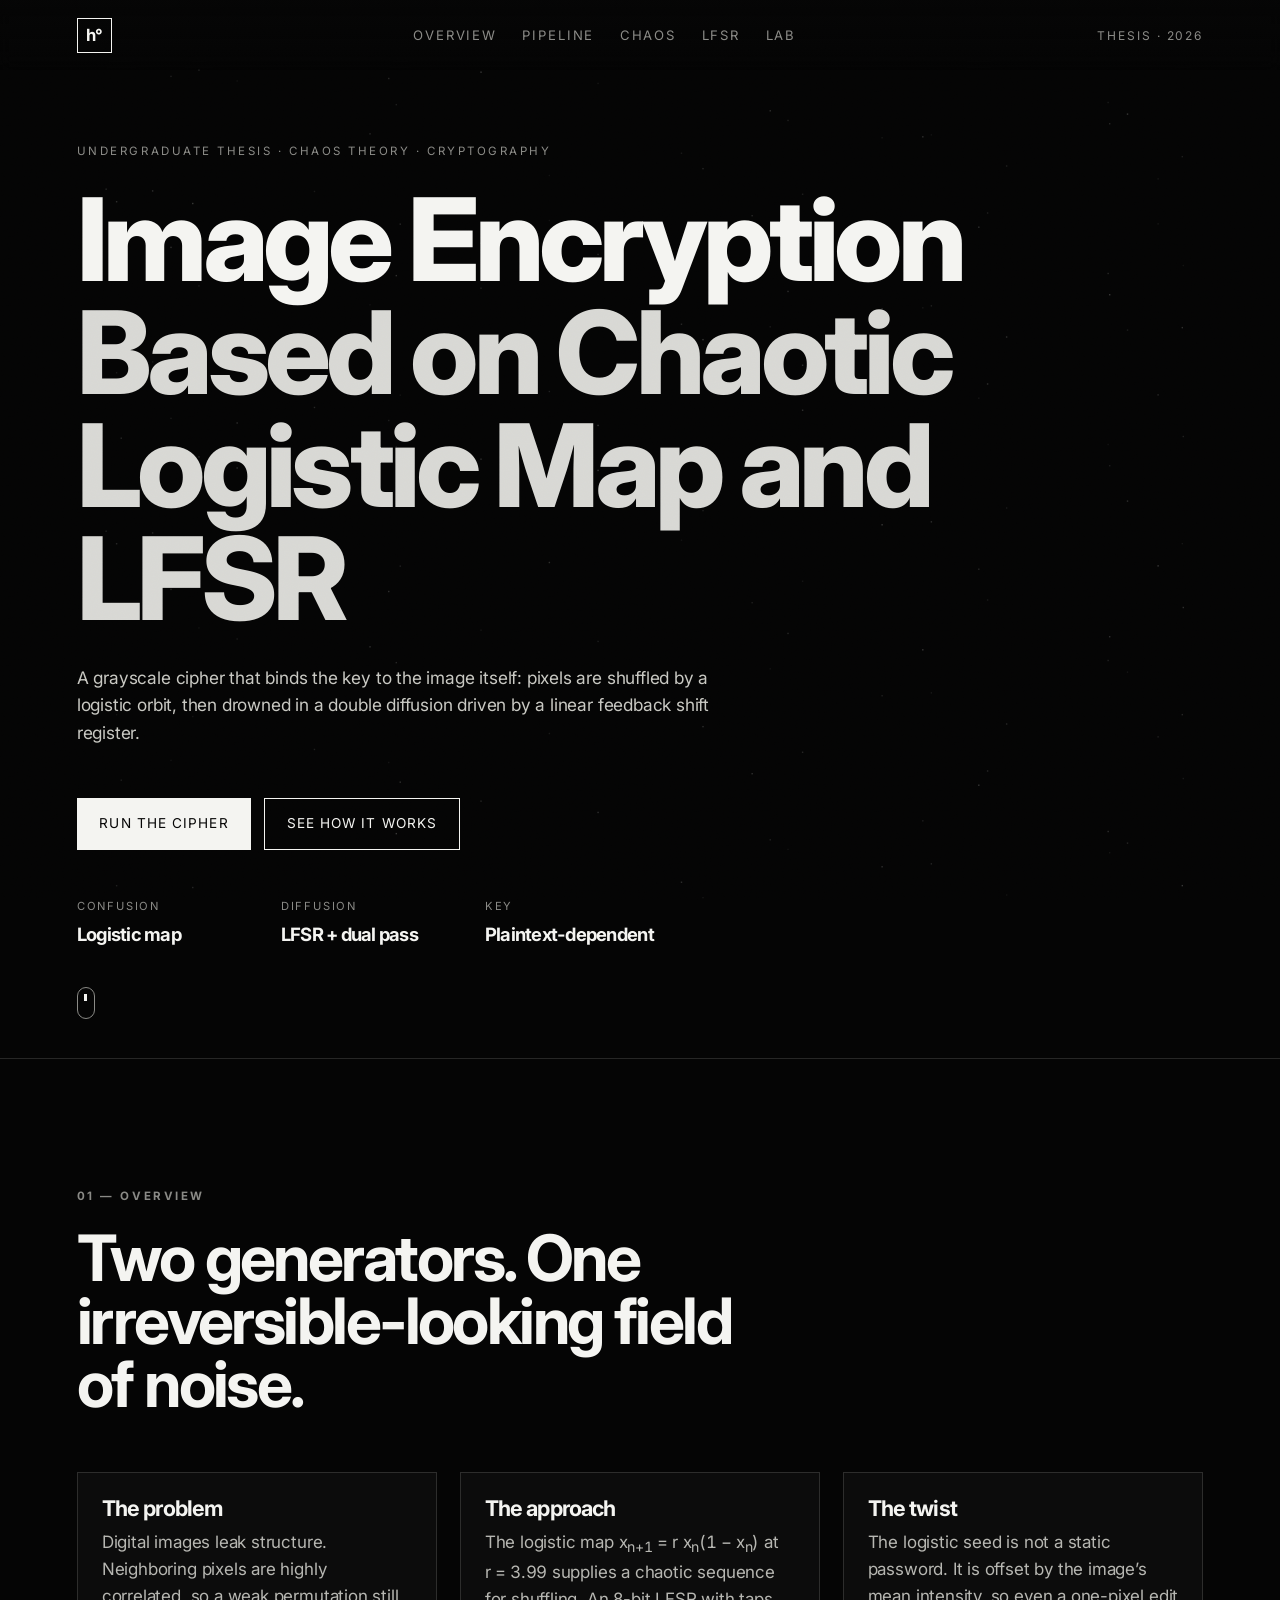
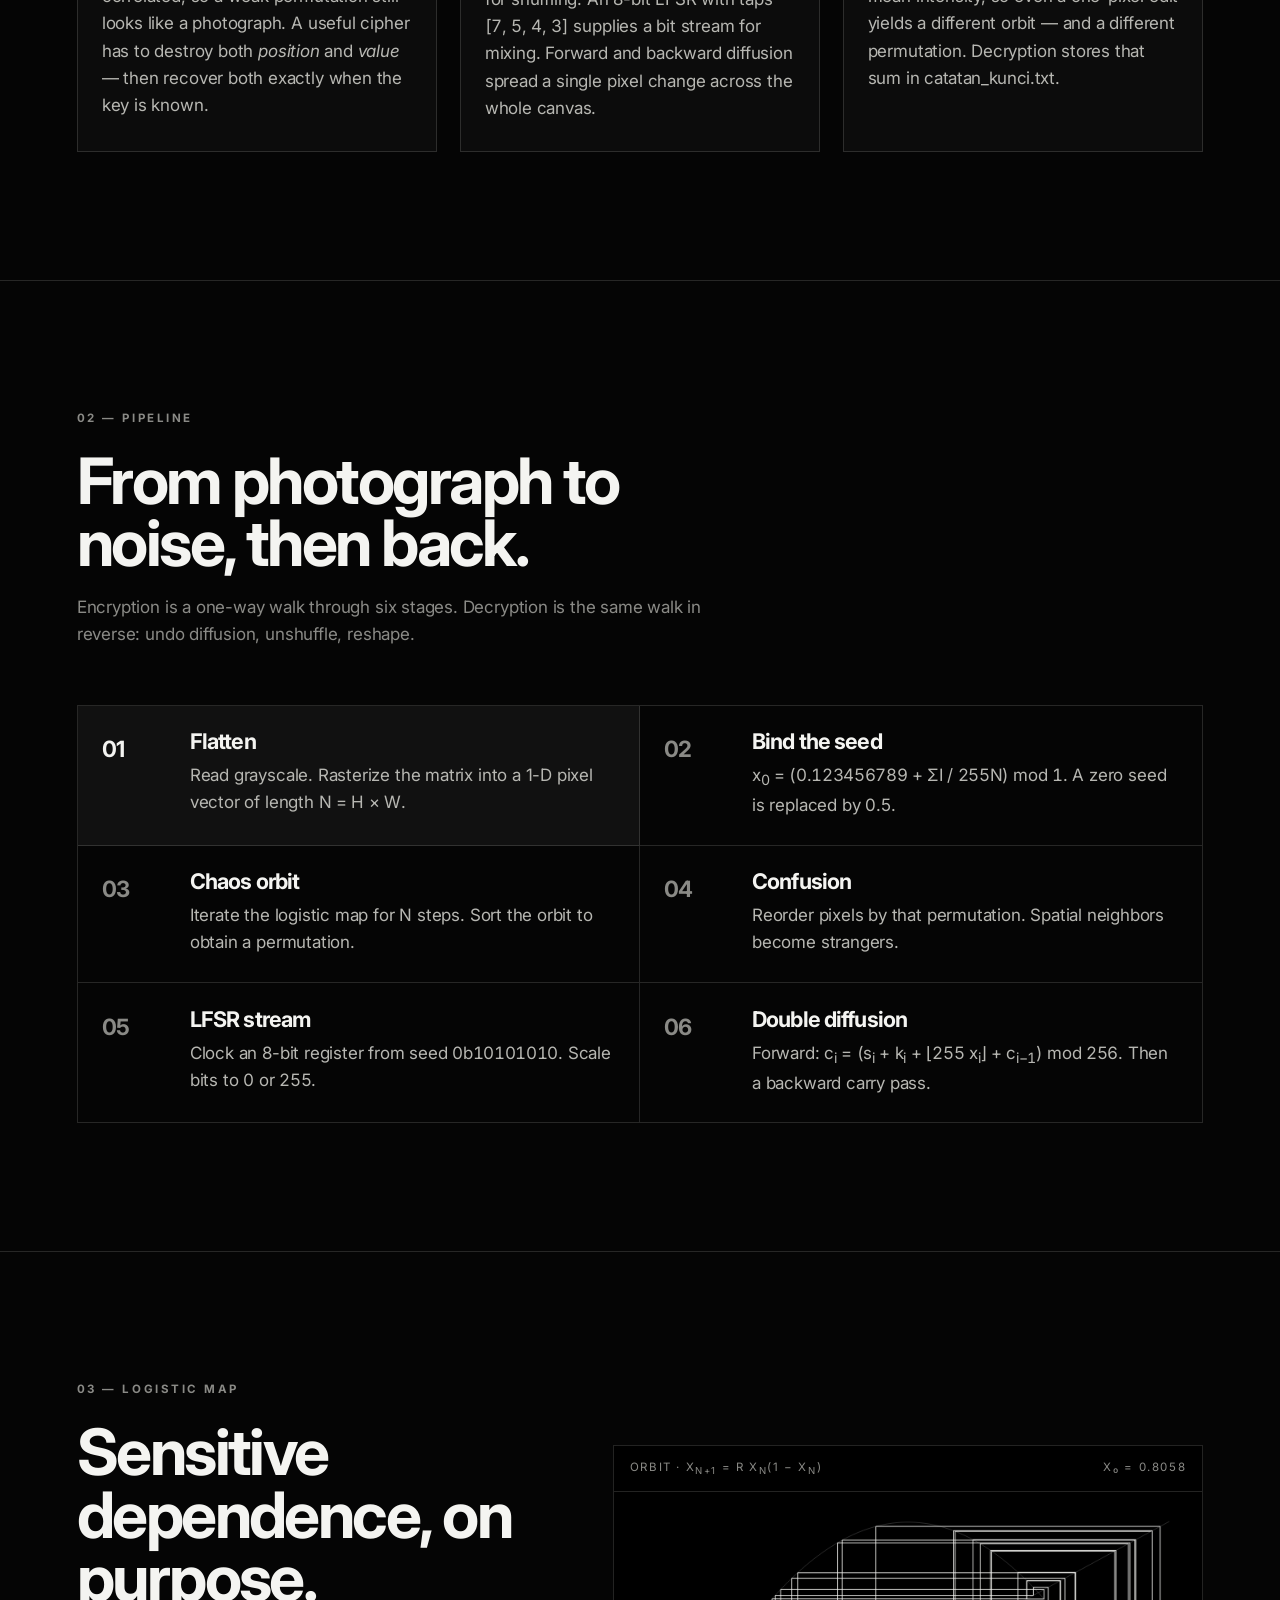
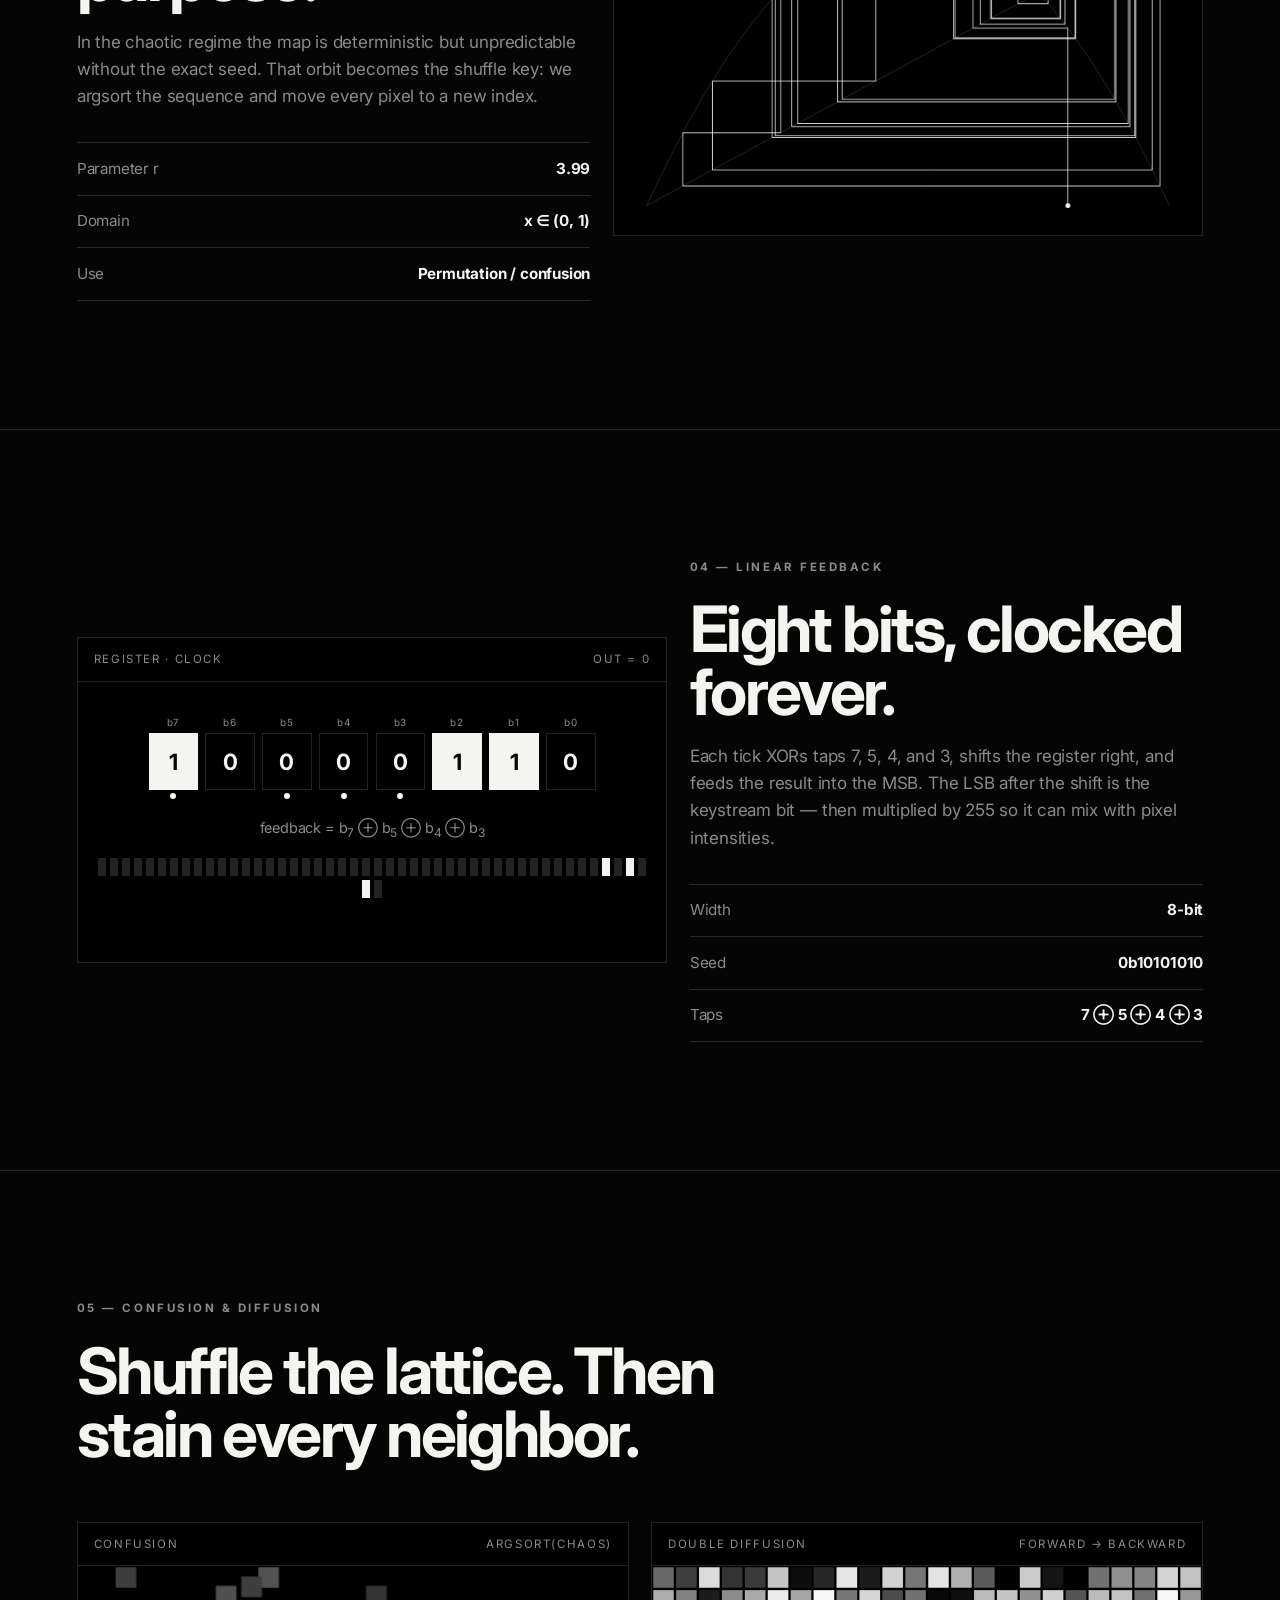
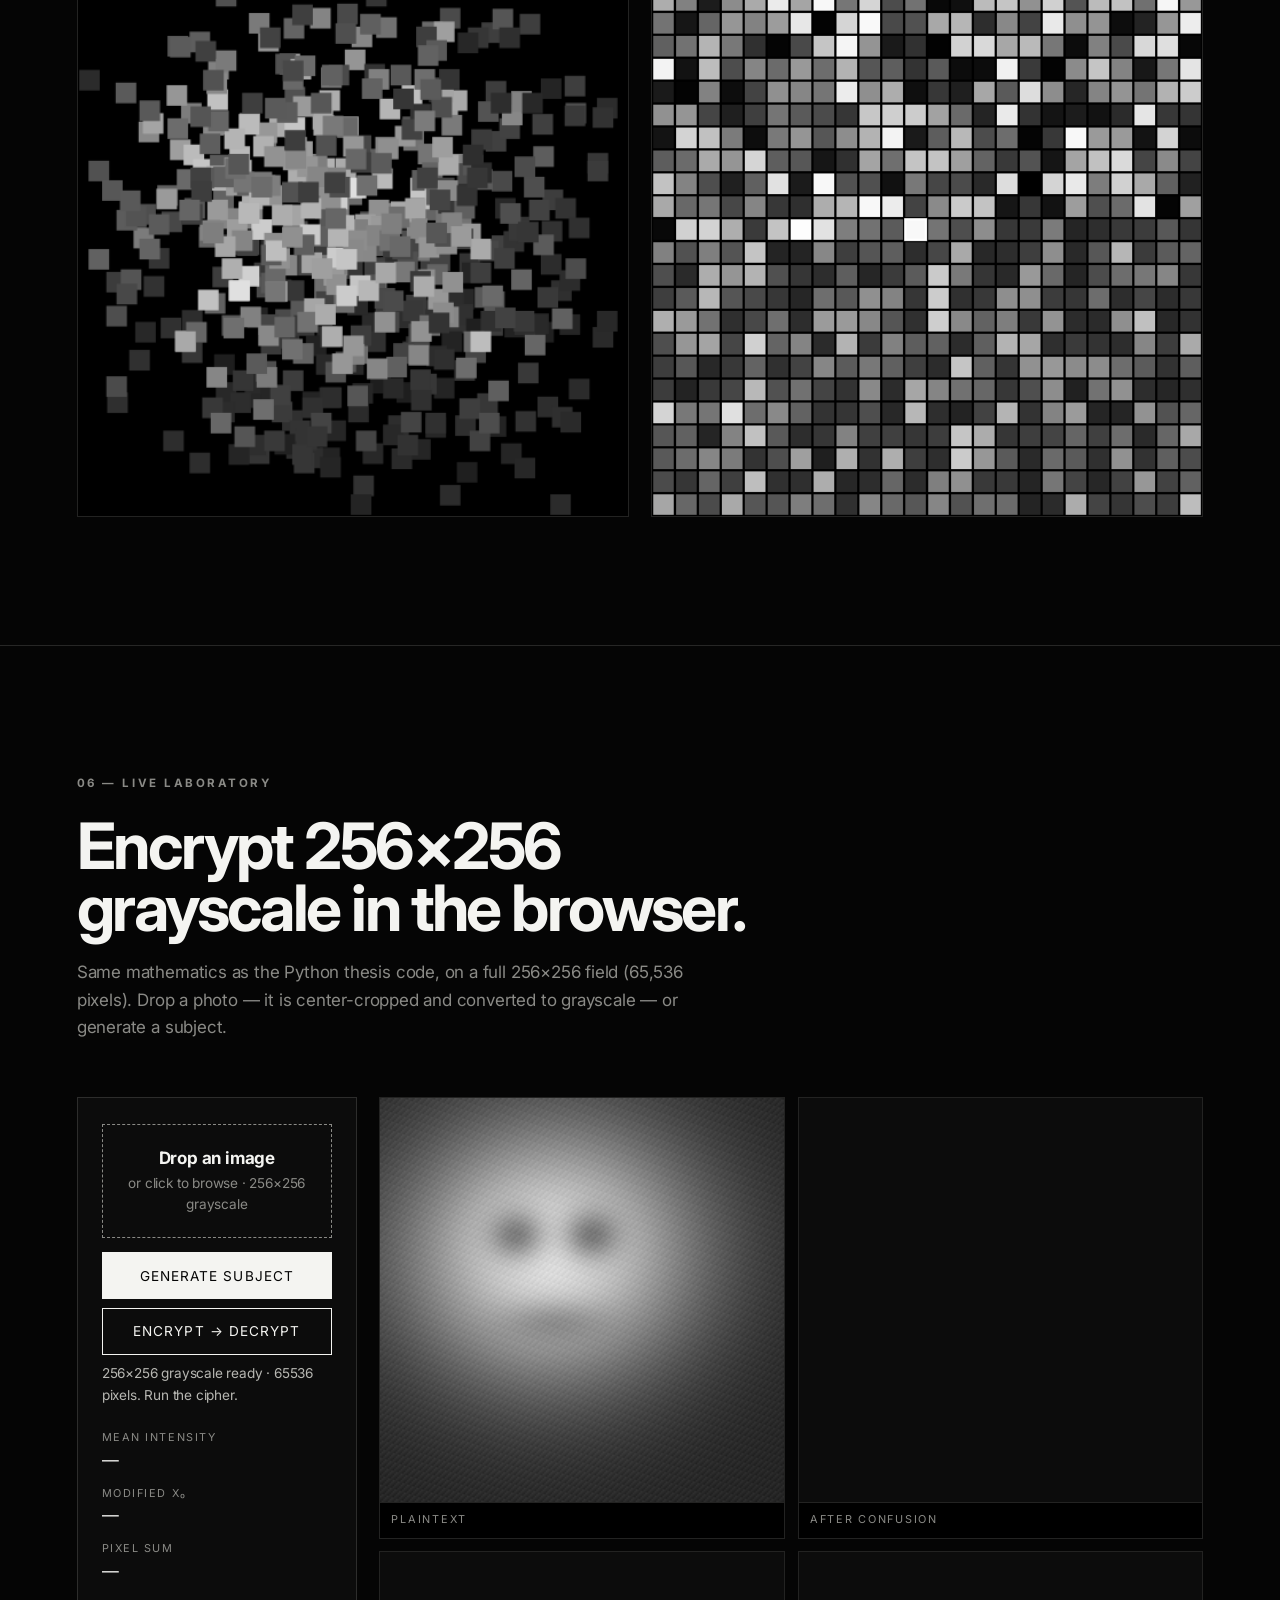
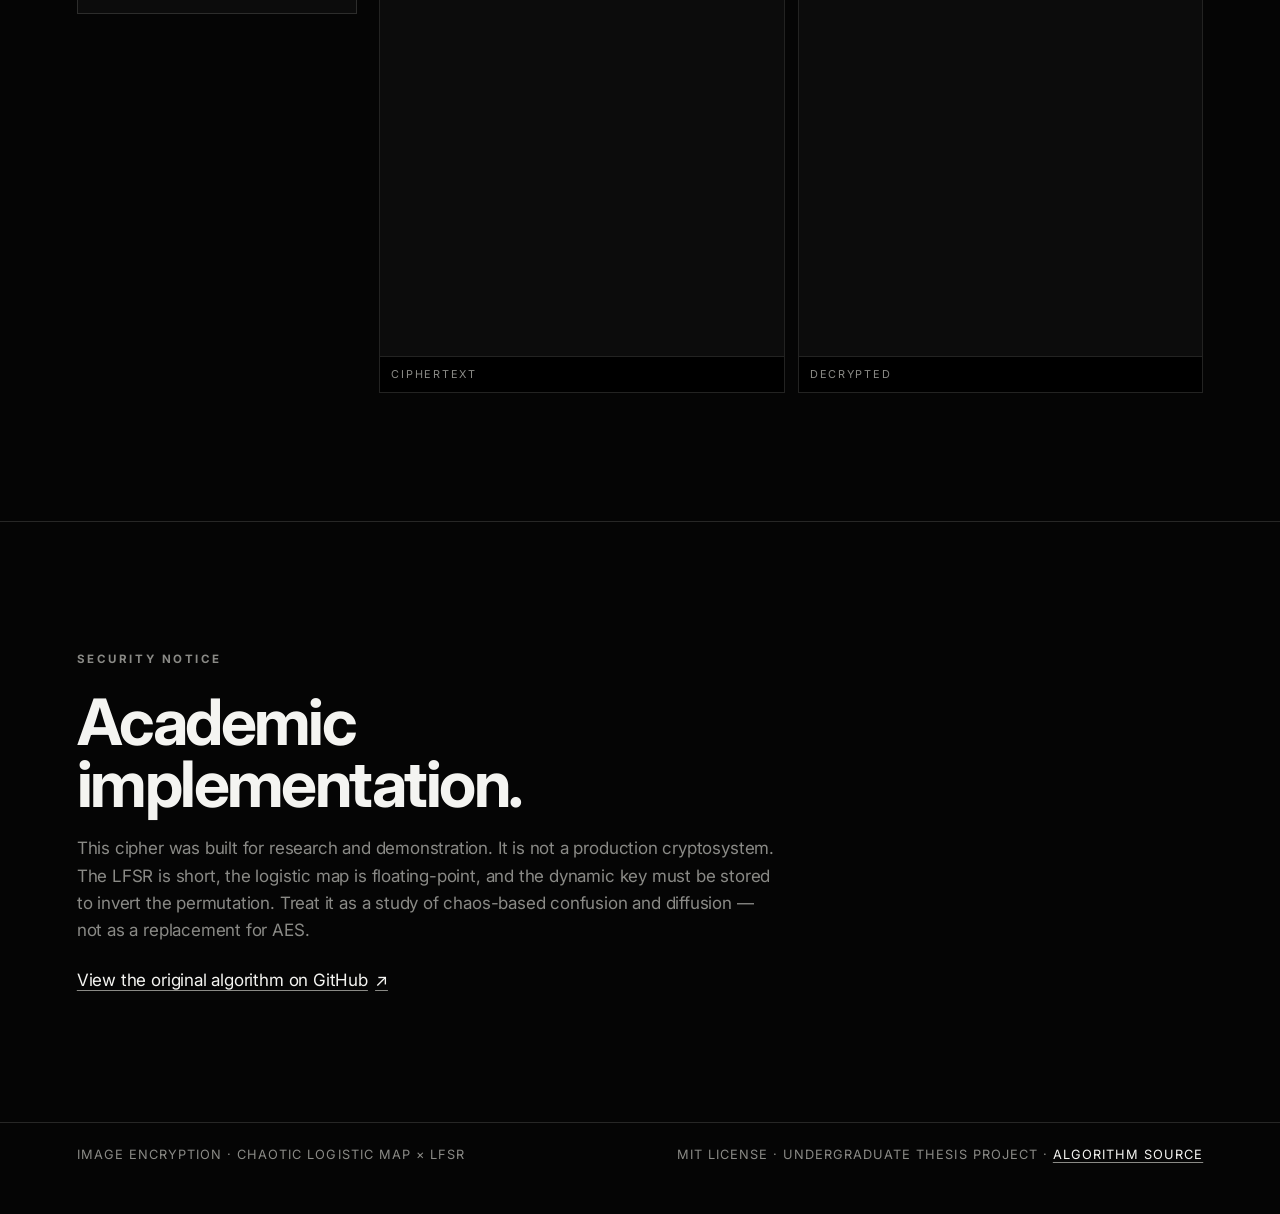
<file: index.html>
<!DOCTYPE html>
<html lang="en">
  <head>
    <meta charset="UTF-8" />
    <meta name="viewport" content="width=device-width, initial-scale=1.0" />
    <title>erebus</title>
    <meta
      name="description"
      content="Undergraduate thesis showcase: image encryption based on a chaotic logistic map and a linear feedback shift register."
    />
    <link rel="preconnect" href="https://api.fontshare.com" />
    <link rel="preconnect" href="https://fonts.googleapis.com" />
    <link rel="preconnect" href="https://fonts.gstatic.com" crossorigin />
    <link
      href="https://api.fontshare.com/v2/css?f[]=open-sauce-one@400,500,600,700,800&display=swap"
      rel="stylesheet"
    />
    <link
      href="https://fonts.googleapis.com/css2?family=Inter:ital,opsz,wght@0,14..32,300;0,14..32,400;0,14..32,500;0,14..32,600;0,14..32,700;1,14..32,400&display=swap"
      rel="stylesheet"
    />
    <link rel="icon" href="favicon.ico" type="image/x-icon">
    <link rel="stylesheet" href="styles.css" />
  </head>
  <body>
    <div class="noise" aria-hidden="true"></div>
    <canvas id="bg-chaos" class="bg-canvas" aria-hidden="true"></canvas>

    <header class="nav">
      <a class="nav-mark" href="#top">h°</a>
      <nav class="nav-links">
        <a href="#overview">Overview</a>
        <a href="#pipeline">Pipeline</a>
        <a href="#chaos">Chaos</a>
        <a href="#lfsr">LFSR</a>
        <a href="#lab">Lab</a>
      </nav>
      <span class="nav-meta">Thesis · 2026</span>
    </header>

    <main id="top">
      <section class="hero">
        <p class="eyebrow fade-up">
          Undergraduate thesis · Chaos theory · Cryptography
        </p>
        <h1 class="hero-title fade-up">
          Image Encryption
          <span>Based on Chaotic</span>
          <span>Logistic Map and LFSR</span>
        </h1>
        <p class="hero-lede fade-up">
          A grayscale cipher that binds the key to the image itself: pixels are
          shuffled by a logistic orbit, then drowned in a double diffusion driven
          by a linear feedback shift register.
        </p>
        <div class="hero-actions fade-up">
          <a class="btn btn-solid" href="#lab">Run the cipher</a>
          <a class="btn btn-ghost" href="#pipeline">See how it works</a>
        </div>
        <dl class="hero-stats fade-up">
          <div>
            <dt>Confusion</dt>
            <dd>Logistic map</dd>
          </div>
          <div>
            <dt>Diffusion</dt>
            <dd>LFSR + dual pass</dd>
          </div>
          <div>
            <dt>Key</dt>
            <dd>Plaintext-dependent</dd>
          </div>
        </dl>
        <a class="scroll-hint" href="#overview" aria-label="Scroll to overview">
          <span></span>
        </a>
      </section>

      <section id="overview" class="section">
        <div class="section-head">
          <p class="kicker">01 — Overview</p>
          <h2>Two generators. One irreversible-looking field of noise.</h2>
        </div>
        <div class="overview-grid">
          <article class="panel">
            <h3>The problem</h3>
            <p>
              Digital images leak structure. Neighboring pixels are highly
              correlated, so a weak permutation still looks like a photograph.
              A useful cipher has to destroy both <em>position</em> and
              <em>value</em> — then recover both exactly when the key is known.
            </p>
          </article>
          <article class="panel">
            <h3>The approach</h3>
            <p>
              The logistic map
              <span class="eq">x<sub>n+1</sub> = r x<sub>n</sub>(1 − x<sub>n</sub>)</span>
              at <span class="eq">r = 3.99</span> supplies a chaotic sequence
              for shuffling. An 8-bit LFSR with taps
              <span class="mono">[7, 5, 4, 3]</span> supplies a bit stream for
              mixing. Forward and backward diffusion spread a single pixel
              change across the whole canvas.
            </p>
          </article>
          <article class="panel">
            <h3>The twist</h3>
            <p>
              The logistic seed is not a static password. It is offset by the
              image’s mean intensity, so even a one-pixel edit yields a
              different orbit — and a different permutation. Decryption stores
              that sum in <span class="mono">catatan_kunci.txt</span>.
            </p>
          </article>
        </div>
      </section>

      <section id="pipeline" class="section">
        <div class="section-head">
          <p class="kicker">02 — Pipeline</p>
          <h2>From photograph to noise, then back.</h2>
          <p class="lede">
            Encryption is a one-way walk through six stages. Decryption is the
            same walk in reverse: undo diffusion, unshuffle, reshape.
          </p>
        </div>

        <ol class="pipeline">
          <li class="pipe-step" data-step="0">
            <span class="pipe-num">01</span>
            <div>
              <h3>Flatten</h3>
              <p>Read grayscale. Rasterize the matrix into a 1-D pixel vector of length <span class="eq">N = H × W</span>.</p>
            </div>
          </li>
          <li class="pipe-step" data-step="1">
            <span class="pipe-num">02</span>
            <div>
              <h3>Bind the seed</h3>
              <p>
                <span class="eq">x<sub>0</sub> = (0.123456789 + ΣI / 255N) mod 1</span>.
                A zero seed is replaced by 0.5.
              </p>
            </div>
          </li>
          <li class="pipe-step" data-step="2">
            <span class="pipe-num">03</span>
            <div>
              <h3>Chaos orbit</h3>
              <p>Iterate the logistic map for N steps. Sort the orbit to obtain a permutation.</p>
            </div>
          </li>
          <li class="pipe-step" data-step="3">
            <span class="pipe-num">04</span>
            <div>
              <h3>Confusion</h3>
              <p>Reorder pixels by that permutation. Spatial neighbors become strangers.</p>
            </div>
          </li>
          <li class="pipe-step" data-step="4">
            <span class="pipe-num">05</span>
            <div>
              <h3>LFSR stream</h3>
              <p>Clock an 8-bit register from seed <span class="mono">0b10101010</span>. Scale bits to <span class="eq">0</span> or <span class="eq">255</span>.</p>
            </div>
          </li>
          <li class="pipe-step" data-step="5">
            <span class="pipe-num">06</span>
            <div>
              <h3>Double diffusion</h3>
              <p>
                Forward:
                <span class="eq">c<sub>i</sub> = (s<sub>i</sub> + k<sub>i</sub> + ⌊255 x<sub>i</sub>⌋ + c<sub>i−1</sub>) mod 256</span>.
                Then a backward carry pass.
              </p>
            </div>
          </li>
        </ol>
      </section>

      <section id="chaos" class="section split">
        <div>
          <p class="kicker">03 — Logistic map</p>
          <h2>Sensitive dependence, on purpose.</h2>
          <p class="lede">
            In the chaotic regime the map is deterministic but unpredictable
            without the exact seed. That orbit becomes the shuffle key: we
            argsort the sequence and move every pixel to a new index.
          </p>
          <ul class="spec-list">
            <li><span>Parameter <span class="eq">r</span></span><strong>3.99</strong></li>
            <li><span>Domain</span><strong>x ∈ (0, 1)</strong></li>
            <li><span>Use</span><strong>Permutation / confusion</strong></li>
          </ul>
        </div>
        <div class="viz-card">
          <div class="viz-bar">
            <span>Orbit · x<sub>n+1</sub> = r x<sub>n</sub>(1 − x<sub>n</sub>)</span>
            <span id="chaos-label">x₀ = 0.314</span>
          </div>
          <canvas id="logistic-canvas" width="720" height="420"></canvas>
        </div>
      </section>

      <section id="lfsr" class="section split reverse">
        <div>
          <p class="kicker">04 — Linear feedback</p>
          <h2>Eight bits, clocked forever.</h2>
          <p class="lede">
            Each tick XORs taps 7, 5, 4, and 3, shifts the register right, and
            feeds the result into the MSB. The LSB after the shift is the
            keystream bit — then multiplied by 255 so it can mix with pixel
            intensities.
          </p>
          <ul class="spec-list">
            <li><span>Width</span><strong>8-bit</strong></li>
            <li><span>Seed</span><strong>0b10101010</strong></li>
            <li><span>Taps</span><strong>7 ⊕ 5 ⊕ 4 ⊕ 3</strong></li>
          </ul>
        </div>
        <div class="viz-card">
          <div class="viz-bar">
            <span>Register · clock</span>
            <span id="lfsr-bit">out = 0</span>
          </div>
          <div class="lfsr-stage">
            <div class="lfsr-bits" id="lfsr-bits" aria-hidden="true"></div>
            <p class="lfsr-formula">
              feedback = b<sub>7</sub> ⊕ b<sub>5</sub> ⊕ b<sub>4</sub> ⊕ b<sub>3</sub>
            </p>
            <div class="lfsr-stream" id="lfsr-stream"></div>
          </div>
        </div>
      </section>

      <section class="section">
        <div class="section-head">
          <p class="kicker">05 — Confusion &amp; diffusion</p>
          <h2>Shuffle the lattice. Then stain every neighbor.</h2>
        </div>
        <div class="two-viz">
          <div class="viz-card">
            <div class="viz-bar">
              <span>Confusion</span>
              <span>argsort(chaos)</span>
            </div>
            <canvas id="shuffle-canvas" width="480" height="480"></canvas>
          </div>
          <div class="viz-card">
            <div class="viz-bar">
              <span>Double diffusion</span>
              <span>forward → backward</span>
            </div>
            <canvas id="diffuse-canvas" width="480" height="480"></canvas>
          </div>
        </div>
      </section>

      <section id="lab" class="section lab">
        <div class="section-head">
          <p class="kicker">06 — Live laboratory</p>
          <h2>Encrypt 256×256 grayscale in the browser.</h2>
          <p class="lede">
            Same mathematics as the Python thesis code, on a full 256×256 field
            (65,536 pixels). Drop a photo — it is center-cropped and converted
            to grayscale — or generate a subject.
          </p>
        </div>

        <div class="lab-layout">
          <div class="lab-controls panel">
            <label class="file-drop" for="image-input">
              <input id="image-input" type="file" accept="image/*" />
              <strong>Drop an image</strong>
              <span>or click to browse · 256×256 grayscale</span>
            </label>
            <button type="button" class="btn btn-solid" id="btn-sample">
              Generate subject
            </button>
            <button type="button" class="btn btn-ghost" id="btn-run">
              Encrypt → decrypt
            </button>
            <p class="lab-status" id="lab-status">Waiting for a source image.</p>
            <dl class="lab-metrics" id="lab-metrics">
              <div>
                <dt>Mean intensity</dt>
                <dd id="m-mean">—</dd>
              </div>
              <div>
                <dt>Modified x₀</dt>
                <dd id="m-x0">—</dd>
              </div>
              <div>
                <dt>Pixel sum</dt>
                <dd id="m-sum">—</dd>
              </div>
            </dl>
          </div>
          <div class="lab-frames">
            <figure>
              <canvas id="frame-plain" width="256" height="256"></canvas>
              <figcaption>Plaintext</figcaption>
            </figure>
            <figure>
              <canvas id="frame-conf" width="256" height="256"></canvas>
              <figcaption>After confusion</figcaption>
            </figure>
            <figure>
              <canvas id="frame-cipher" width="256" height="256"></canvas>
              <figcaption>Ciphertext</figcaption>
            </figure>
            <figure>
              <canvas id="frame-plain-out" width="256" height="256"></canvas>
              <figcaption>Decrypted</figcaption>
            </figure>
          </div>
        </div>
      </section>

      <section class="section note">
        <p class="kicker">Security notice</p>
        <h2>Academic implementation.</h2>
        <p>
          This cipher was built for research and demonstration. It is not a
          production cryptosystem. The LFSR is short, the logistic map is
          floating-point, and the dynamic key must be stored to invert the
          permutation. Treat it as a study of chaos-based confusion and
          diffusion — not as a replacement for AES.
        </p>
        <a
          class="source-link"
          href="https://github.com/wahyuagast/image-encryption-chaotic-lfsr"
          target="_blank"
          rel="noreferrer"
        >
          View the original algorithm on GitHub <span aria-hidden="true">↗</span>
        </a>
      </section>
    </main>

    <footer class="footer">
      <p>Image Encryption · Chaotic Logistic Map × LFSR</p>
      <p>
        MIT License · Undergraduate thesis project ·
        <a
          href="https://github.com/wahyuagast/image-encryption-chaotic-lfsr"
          target="_blank"
          rel="noreferrer"
        >
          Algorithm source
        </a>
      </p>
    </footer>

    <script src="app.js"></script>
  </body>
</html>
</file>
<file: styles.css>
:root {
  --bg: #050505;
  --ink: #f4f4f1;
  --muted: #8a8a86;
  --line: rgba(244, 244, 241, 0.14);
  --panel: #0c0c0c;
  --font-display: "Open Sauce One", "Inter", system-ui, sans-serif;
  --font-body: "Inter", system-ui, sans-serif;
}

*,
*::before,
*::after {
  box-sizing: border-box;
}

html {
  scroll-behavior: smooth;
}

body {
  margin: 0;
  background: var(--bg);
  color: var(--ink);
  font-family: var(--font-body);
  font-optical-sizing: auto;
  font-size: 17px;
  line-height: 1.6;
  letter-spacing: -0.011em;
  overflow-x: hidden;
}

h1,
h2,
h3,
.nav-mark,
.kicker,
.pipe-num,
.hero-stats dd {
  font-family: var(--font-display);
  font-weight: 700;
  letter-spacing: -0.04em;
}

h1,
h2,
h3 {
  line-height: 0.98;
  margin: 0;
}

h2 {
  font-size: clamp(2.2rem, 5vw, 4.2rem);
  max-width: 16ch;
}

h3 {
  font-size: 1.35rem;
  margin-bottom: 0.6rem;
}

p {
  margin: 0 0 1rem;
}

a {
  color: inherit;
  text-decoration: none;
}

.mono,
.eq {
  font-variant-numeric: tabular-nums;
  letter-spacing: -0.02em;
}

.eq {
  display: inline;
  white-space: nowrap;
}

.noise {
  pointer-events: none;
  position: fixed;
  inset: 0;
  z-index: 8;
  opacity: 0.07;
  mix-blend-mode: overlay;
  background-image: url("data:image/svg+xml,%3Csvg xmlns='http://www.w3.org/2000/svg' width='180' height='180'%3E%3Cfilter id='n'%3E%3CfeTurbulence type='fractalNoise' baseFrequency='.85' numOctaves='4' stitchTiles='stitch'/%3E%3C/filter%3E%3Crect width='180' height='180' filter='url(%23n)'/%3E%3C/svg%3E");
}

.bg-canvas {
  position: fixed;
  inset: 0;
  width: 100%;
  height: 100%;
  z-index: 0;
  opacity: 0.45;
}

.binary-field {
  position: fixed;
  inset: 0;
  z-index: 0;
  width: 100%;
  height: 100%;
  pointer-events: none;
}

.nav,
main,
.footer {
  position: relative;
  z-index: 1;
}

.nav {
  position: sticky;
  top: 0;
  z-index: 5;
  display: flex;
  align-items: center;
  justify-content: space-between;
  gap: 1rem;
  padding: 1.1rem 6vw;
  background: linear-gradient(to bottom, rgba(5, 5, 5, 0.92), rgba(5, 5, 5, 0.4) 70%, transparent);
  backdrop-filter: blur(8px);
}

.nav-mark {
  font-size: 1.05rem;
  border: 1px solid var(--ink);
  width: 2.2rem;
  height: 2.2rem;
  display: grid;
  place-items: center;
}

.nav-links {
  display: flex;
  gap: 1.6rem;
  font-size: 0.82rem;
  text-transform: uppercase;
  letter-spacing: 0.14em;
  color: var(--muted);
}

.nav-links a:hover {
  color: var(--ink);
}

.nav-meta {
  font-size: 0.75rem;
  letter-spacing: 0.16em;
  text-transform: uppercase;
  color: var(--muted);
}

.hero {
  min-height: 100vh;
  display: flex;
  flex-direction: column;
  justify-content: center;
  padding: 8vh 6vw 12vh;
  position: relative;
}

.eyebrow,
.kicker {
  font-size: 0.72rem;
  letter-spacing: 0.22em;
  text-transform: uppercase;
  color: var(--muted);
  margin-bottom: 1.4rem;
}

.hero-title {
  font-size: clamp(3.2rem, 9vw, 8.4rem);
  font-weight: 800;
  max-width: 12ch;
}

.hero-title span {
  display: block;
  color: #d8d8d4;
}

.hero-lede {
  max-width: 42rem;
  margin-top: 1.8rem;
  color: #c8c8c2;
  font-size: 1.08rem;
}

.hero-actions {
  display: flex;
  flex-wrap: wrap;
  gap: 0.8rem;
  margin: 2.2rem 0 3rem;
}

.btn {
  font-family: var(--font-body);
  font-size: 0.85rem;
  letter-spacing: 0.08em;
  text-transform: uppercase;
  padding: 0.9rem 1.35rem;
  border: 1px solid var(--ink);
  background: transparent;
  color: var(--ink);
  cursor: pointer;
  transition: background 0.25s ease, color 0.25s ease, transform 0.25s ease;
}

.btn:hover {
  transform: translateY(-1px);
}

.btn-solid {
  background: var(--ink);
  color: var(--bg);
}

.btn-ghost:hover {
  background: var(--ink);
  color: var(--bg);
}

.hero-stats {
  display: grid;
  grid-template-columns: repeat(3, minmax(0, 180px));
  gap: 1.5rem;
  margin: 0;
}

.hero-stats dt {
  font-size: 0.7rem;
  letter-spacing: 0.16em;
  text-transform: uppercase;
  color: var(--muted);
}

.hero-stats dd {
  margin: 0.25rem 0 0;
  font-size: 1.15rem;
}

.scroll-hint {
  position: absolute;
  bottom: 2.4rem;
  left: 6vw;
  width: 18px;
  height: 32px;
  border: 1px solid var(--muted);
  border-radius: 99px;
}

.scroll-hint span {
  display: block;
  width: 3px;
  height: 7px;
  margin: 6px auto 0;
  background: var(--ink);
  animation: drip 1.6s ease-in-out infinite;
}

@keyframes drip {
  0% {
    opacity: 1;
    transform: translateY(0);
  }
  100% {
    opacity: 0;
    transform: translateY(12px);
  }
}

.section {
  padding: 8rem 6vw;
  border-top: 1px solid var(--line);
}

.section-head {
  margin-bottom: 3.5rem;
}

.lede {
  max-width: 40rem;
  color: var(--muted);
  margin-top: 1.2rem;
}

.overview-grid,
.two-viz,
.lab-layout,
.split {
  display: grid;
  gap: 1.4rem;
}

.overview-grid {
  grid-template-columns: repeat(3, minmax(0, 1fr));
}

.panel {
  background: var(--panel);
  border: 1px solid var(--line);
  padding: 1.6rem 1.5rem 1.8rem;
}

.panel p,
.pipe-step p {
  color: #b7b7b2;
  margin: 0;
}

.pipeline {
  list-style: none;
  margin: 0;
  padding: 0;
  display: grid;
  grid-template-columns: repeat(2, minmax(0, 1fr));
  gap: 0;
  border: 1px solid var(--line);
}

.pipe-step {
  display: grid;
  grid-template-columns: 4.5rem 1fr;
  gap: 1rem;
  padding: 1.6rem 1.5rem;
  border-bottom: 1px solid var(--line);
  border-right: 1px solid var(--line);
  transition: background 0.4s ease;
}

.pipe-step:nth-child(2n) {
  border-right: none;
}

.pipe-step:nth-last-child(-n + 2) {
  border-bottom: none;
}

.pipe-step.is-on {
  background: #111;
}

.pipe-num {
  font-size: 1.4rem;
  color: var(--muted);
}

.pipe-step.is-on .pipe-num {
  color: var(--ink);
}

.split {
  grid-template-columns: 1fr 1.15fr;
  align-items: center;
}

.split.reverse {
  grid-template-columns: 1.15fr 1fr;
}

.split.reverse > div:first-child {
  order: 2;
}

.spec-list {
  list-style: none;
  padding: 0;
  margin: 2rem 0 0;
  border-top: 1px solid var(--line);
}

.spec-list li {
  display: flex;
  justify-content: space-between;
  gap: 1rem;
  padding: 0.85rem 0;
  border-bottom: 1px solid var(--line);
  font-size: 0.95rem;
}

.spec-list span {
  color: var(--muted);
}

.viz-card {
  background: #000;
  border: 1px solid var(--line);
  overflow: hidden;
}

.viz-bar {
  display: flex;
  justify-content: space-between;
  gap: 1rem;
  padding: 0.75rem 1rem;
  border-bottom: 1px solid var(--line);
  font-size: 0.72rem;
  letter-spacing: 0.14em;
  text-transform: uppercase;
  color: var(--muted);
}

.viz-card canvas {
  display: block;
  width: 100%;
  height: auto;
}

.two-viz {
  grid-template-columns: 1fr 1fr;
}

.lfsr-stage {
  padding: 2rem 1.2rem 1.4rem;
  min-height: 280px;
}

.lfsr-bits {
  display: flex;
  justify-content: center;
  gap: 0.45rem;
  padding-top: 1.2rem;
}

.bit {
  width: 3.1rem;
  height: 3.6rem;
  border: 1px solid var(--line);
  display: grid;
  place-items: center;
  font-family: var(--font-display);
  font-size: 1.4rem;
  position: relative;
  transition: background 0.2s ease, color 0.2s ease, border-color 0.2s ease;
}

.bit.on {
  background: var(--ink);
  color: var(--bg);
  border-color: var(--ink);
}

.bit.tap::after {
  content: "";
  position: absolute;
  bottom: -10px;
  width: 6px;
  height: 6px;
  background: var(--ink);
  border-radius: 50%;
}

.bit span {
  position: absolute;
  top: -1.15rem;
  font-size: 0.62rem;
  letter-spacing: 0.08em;
  color: var(--muted);
  font-family: var(--font-body);
}

.bit b {
  font-weight: 700;
  font-family: var(--font-display);
}

.lfsr-formula {
  text-align: center;
  color: var(--muted);
  font-size: 0.9rem;
  margin: 1.6rem 0 1rem;
}

.lfsr-stream {
  display: flex;
  gap: 4px;
  justify-content: center;
  flex-wrap: wrap;
  min-height: 18px;
}

.lfsr-stream i {
  width: 8px;
  height: 18px;
  background: var(--line);
  display: block;
}

.lfsr-stream i.on {
  background: var(--ink);
}

.lab-layout {
  grid-template-columns: 280px 1fr;
  align-items: start;
}

.file-drop {
  display: block;
  border: 1px dashed var(--muted);
  padding: 1.3rem 1rem;
  text-align: center;
  cursor: pointer;
  margin-bottom: 0.9rem;
  transition: border-color 0.2s ease, background 0.2s ease;
}

.file-drop:hover {
  border-color: var(--ink);
  background: #111;
}

.file-drop input {
  display: none;
}

.file-drop span,
.lab-status {
  display: block;
  color: var(--muted);
  font-size: 0.85rem;
}

.lab-controls .btn {
  width: 100%;
  margin-bottom: 0.55rem;
}

.lab-metrics {
  margin: 1.4rem 0 0;
  display: grid;
  gap: 0.7rem;
}

.lab-metrics dt {
  font-size: 0.68rem;
  letter-spacing: 0.14em;
  text-transform: uppercase;
  color: var(--muted);
}

.lab-metrics dd {
  margin: 0;
  font-family: var(--font-display);
  font-size: 1.05rem;
}

.lab-frames {
  display: grid;
  grid-template-columns: 1fr 1fr;
  gap: 0.8rem;
}

.btn:disabled {
  opacity: 0.4;
  cursor: wait;
  transform: none;
}

.lab-frames figure {
  margin: 0;
  border: 1px solid var(--line);
  background: #000;
}

.lab-frames canvas {
  width: 100%;
  height: auto;
  display: block;
  image-rendering: auto;
}

.lab-frames figcaption {
  padding: 0.55rem 0.7rem;
  font-size: 0.68rem;
  letter-spacing: 0.16em;
  text-transform: uppercase;
  color: var(--muted);
  border-top: 1px solid var(--line);
}

.note h2 {
  max-width: 12ch;
  margin-bottom: 1.2rem;
}

.note p {
  max-width: 44rem;
  color: var(--muted);
}

.source-link {
  display: inline-flex;
  gap: 0.45rem;
  margin-top: 0.4rem;
  color: var(--ink);
  text-decoration: underline;
  text-decoration-color: var(--muted);
  text-underline-offset: 0.25em;
}

.source-link:hover,
.footer a:hover {
  text-decoration-color: var(--ink);
}

.footer {
  display: flex;
  justify-content: space-between;
  gap: 1rem;
  flex-wrap: wrap;
  padding: 1.4rem 6vw 2rem;
  border-top: 1px solid var(--line);
  color: var(--muted);
  font-size: 0.8rem;
  letter-spacing: 0.08em;
  text-transform: uppercase;
}

.footer a {
  color: var(--ink);
  text-decoration: underline;
  text-decoration-color: var(--muted);
  text-underline-offset: 0.25em;
}

.page-404 {
  min-height: 100vh;
  display: flex;
  flex-direction: column;
}

.page-404 .nav {
  width: 100%;
}

.not-found {
  flex: 1;
  display: flex;
  flex-direction: column;
  justify-content: center;
  padding: 8vh 6vw 12vh;
  position: relative;
  z-index: 1;
}

.not-found-code {
  display: flex;
  gap: 0.03em;
  margin: 0 0 1.3rem;
  color: var(--ink);
  font-family: var(--font-display);
  font-size: clamp(7rem, 25vw, 19rem);
  font-weight: 800;
  line-height: 0.72;
  letter-spacing: -0.1em;
}

.not-found-code span:nth-child(2) {
  color: #b8b8b3;
}

.not-found-title {
  max-width: 11ch;
  font-size: clamp(2.5rem, 6vw, 5.8rem);
}

.not-found-lede {
  max-width: 32rem;
  margin-top: 1.4rem;
  color: #c8c8c2;
  font-size: 1.05rem;
}

.not-found-meta {
  margin: 0;
  color: var(--muted);
  font-size: 0.7rem;
  letter-spacing: 0.16em;
  text-transform: uppercase;
}

.not-found-meta span {
  color: var(--ink);
}

.fade-up {
  animation: fadeUp 1s ease both;
}

.fade-up:nth-child(2) {
  animation-delay: 0.08s;
}
.fade-up:nth-child(3) {
  animation-delay: 0.16s;
}
.fade-up:nth-child(4) {
  animation-delay: 0.24s;
}
.fade-up:nth-child(5) {
  animation-delay: 0.32s;
}

@keyframes fadeUp {
  from {
    opacity: 0;
    transform: translateY(18px);
  }
  to {
    opacity: 1;
    transform: translateY(0);
  }
}

@media (prefers-reduced-motion: reduce) {
  html {
    scroll-behavior: auto;
  }

  .fade-up,
  .scroll-hint span {
    animation: none;
  }
}

@media (max-width: 980px) {
  .nav-links,
  .nav-meta {
    display: none;
  }

  .overview-grid,
  .split,
  .split.reverse,
  .two-viz,
  .lab-layout,
  .pipeline {
    grid-template-columns: 1fr;
  }

  .lab-frames {
    grid-template-columns: 1fr 1fr;
  }

  .split.reverse > div:first-child {
    order: 0;
  }

  .pipe-step,
  .pipe-step:nth-child(2n) {
    border-right: none;
    min-width: 0;
    grid-template-columns: 3.5rem minmax(0, 1fr);
  }

  .pipe-step .eq {
    white-space: normal;
    overflow-wrap: anywhere;
  }

  .hero-stats {
    grid-template-columns: 1fr;
  }

  .not-found {
    padding-top: 6vh;
  }
}
</file>
